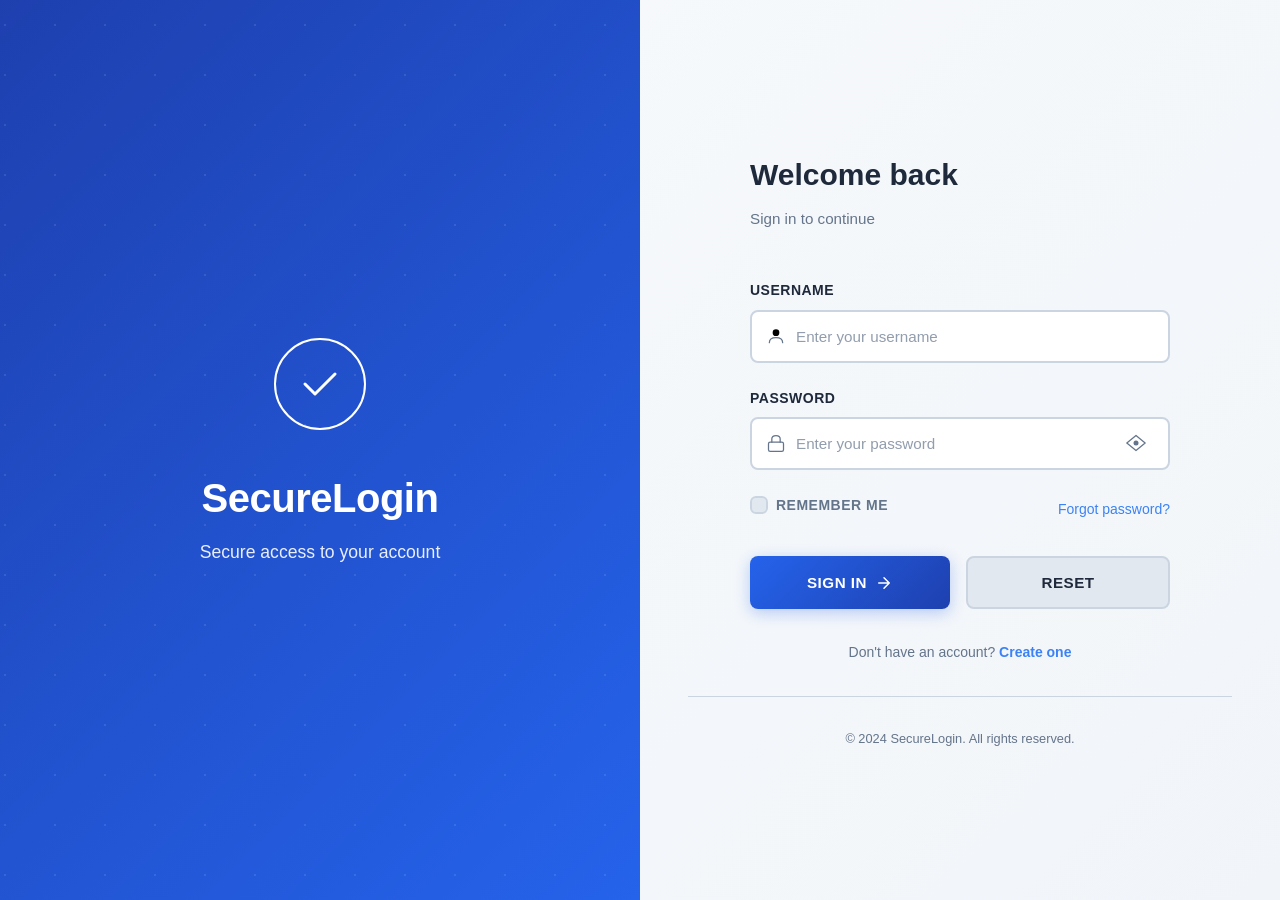
<file: login.html>
<!DOCTYPE html>
<html lang="en">
<head>
    <meta charset="UTF-8">
    <meta name="viewport" content="width=device-width, initial-scale=1.0">
    <title>SecureLogin - Authentication Portal</title>
    <link rel="stylesheet" href="styles.css">
</head>
<body>
    <div class="login-container">
        <!-- Left Section: Branding -->
        <div class="login-brand">
            <div class="brand-content">
                <svg class="brand-icon" viewBox="0 0 100 100" xmlns="http://www.w3.org/2000/svg">
                    <circle cx="50" cy="50" r="45" fill="none" stroke="currentColor" stroke-width="2"/>
                    <path d="M 35 50 L 45 60 L 65 40" fill="none" stroke="currentColor" stroke-width="3" stroke-linecap="round" stroke-linejoin="round"/>
                </svg>
                <h1>SecureLogin</h1>
                <p>Secure access to your account</p>
            </div>
        </div>

        <!-- Right Section: Login Form -->
        <div class="login-form-wrapper">
            <form id="loginForm" class="login-form" method="POST" action="process_login.php">
                <div class="form-header">
                    <h2>Welcome back</h2>
                    <p>Sign in to continue</p>
                </div>

                <!-- Messages Container -->
                <div id="messageContainer"></div>

                <!-- Username Field -->
                <div class="form-group">
                    <label for="username">Username</label>
                    <div class="input-wrapper">
                        <svg class="input-icon" viewBox="0 0 24 24" xmlns="http://www.w3.org/2000/svg">
                            <circle cx="12" cy="8" r="4"/>
                            <path d="M 4 20 Q 4 14 12 14 Q 20 14 20 20" fill="none" stroke="currentColor" stroke-width="1.5" stroke-linecap="round"/>
                        </svg>
                        <input 
                            type="text" 
                            id="username" 
                            name="username" 
                            placeholder="Enter your username"
                            aria-label="Username"
                            required
                            autocomplete="username"
                        >
                    </div>
                    <span class="error-message" id="usernameError"></span>
                </div>

                <!-- Password Field -->
                <div class="form-group">
                    <label for="password">Password</label>
                    <div class="input-wrapper">
                        <svg class="input-icon" viewBox="0 0 24 24" xmlns="http://www.w3.org/2000/svg">
                            <rect x="3" y="11" width="18" height="11" rx="2" fill="none" stroke="currentColor" stroke-width="1.5"/>
                            <path d="M 7 11 V 7 Q 7 3 12 3 Q 17 3 17 7 V 11" fill="none" stroke="currentColor" stroke-width="1.5" stroke-linecap="round"/>
                        </svg>
                        <input 
                            type="password" 
                            id="password" 
                            name="password" 
                            placeholder="Enter your password"
                            aria-label="Password"
                            required
                            autocomplete="current-password"
                        >
                        <button type="button" class="toggle-password" id="togglePassword" aria-label="Show password">
                            <svg class="eye-icon" viewBox="0 0 24 24" xmlns="http://www.w3.org/2000/svg">
                                <path d="M 1 12 Q 1 12 12 3 Q 23 12 23 12 Q 23 12 12 21 Q 1 12 1 12" fill="none" stroke="currentColor" stroke-width="1.5" stroke-linecap="round" stroke-linejoin="round"/>
                                <circle cx="12" cy="12" r="3" fill="currentColor"/>
                            </svg>
                        </button>
                    </div>
                    <span class="error-message" id="passwordError"></span>
                </div>

                <!-- Remember Me & Forgot Password -->
                <div class="form-options">
                    <label class="checkbox-label">
                        <input type="checkbox" id="rememberMe" name="rememberMe">
                        <span>Remember me</span>
                    </label>
                    <a href="#" class="forgot-password">Forgot password?</a>
                </div>

                <!-- Submit & Reset Buttons -->
                <div class="form-buttons">
                    <button type="submit" class="btn btn-primary" id="submitBtn">
                        <span class="btn-text">Sign In</span>
                        <svg class="btn-icon" viewBox="0 0 24 24" xmlns="http://www.w3.org/2000/svg">
                            <path d="M 5 12 L 19 12 M 12 5 L 19 12 L 12 19" fill="none" stroke="currentColor" stroke-width="2" stroke-linecap="round" stroke-linejoin="round"/>
                        </svg>
                    </button>
                    <button type="reset" class="btn btn-secondary" id="resetBtn">
                        <span>Reset</span>
                    </button>
                </div>

                <!-- Sign Up Link -->
                <div class="signup-link">
                    <p>Don't have an account? <a href="register.html">Create one</a></p>
                </div>
            </form>

            <!-- Footer -->
            <div class="login-footer">
                <p>&copy; 2024 SecureLogin. All rights reserved.</p>
            </div>
        </div>
    </div>

    <!-- Loading Spinner -->
    <div id="loadingSpinner" class="loading-spinner">
        <div class="spinner"></div>
    </div>

    <script src="script.js"></script>
</body>
</html>
</file>
<file: styles.css>
/* ===================================
   VARIABLES & ROOT STYLES
   =================================== */
:root {
    /* Color Palette */
    --primary: #2563eb;
    --primary-dark: #1e40af;
    --primary-light: #3b82f6;
    --secondary: #64748b;
    --success: #10b981;
    --danger: #ef4444;
    --warning: #f59e0b;
    --background: #0f172a;
    --surface: #1e293b;
    --surface-light: #334155;
    --text-primary: #f1f5f9;
    --text-secondary: #cbd5e1;
    --border: #475569;
    --shadow: rgba(0, 0, 0, 0.3);
    
    /* Typography */
    --font-sans: -apple-system, BlinkMacSystemFont, 'Segoe UI', Roboto, 'Helvetica Neue', Arial, sans-serif;
    --font-mono: 'Courier New', monospace;
    
    /* Spacing Scale */
    --spacing-xs: 0.25rem;
    --spacing-sm: 0.5rem;
    --spacing-md: 1rem;
    --spacing-lg: 1.5rem;
    --spacing-xl: 2rem;
    --spacing-2xl: 3rem;
    
    /* Transitions */
    --transition-fast: 150ms ease-in-out;
    --transition-base: 250ms ease-in-out;
    --transition-slow: 350ms ease-in-out;
}

/* ===================================
   GLOBAL STYLES
   =================================== */
* {
    margin: 0;
    padding: 0;
    box-sizing: border-box;
}

html, body {
    width: 100%;
    height: 100%;
}

body {
    font-family: var(--font-sans);
    background: var(--background);
    color: var(--text-primary);
    line-height: 1.6;
    overflow-x: hidden;
}

/* ===================================
   LOGIN CONTAINER
   =================================== */
.login-container {
    display: grid;
    grid-template-columns: 1fr 1fr;
    min-height: 100vh;
    background: linear-gradient(135deg, var(--background) 0%, var(--surface) 100%);
}

/* ===================================
   BRAND SECTION
   =================================== */
.login-brand {
    display: flex;
    align-items: center;
    justify-content: center;
    padding: var(--spacing-2xl);
    background: linear-gradient(135deg, var(--primary-dark) 0%, var(--primary) 100%);
    position: relative;
    overflow: hidden;
}

.login-brand::before {
    content: '';
    position: absolute;
    top: -50%;
    right: -50%;
    width: 200%;
    height: 200%;
    background: radial-gradient(circle, rgba(255, 255, 255, 0.1) 1px, transparent 1px);
    background-size: 50px 50px;
    animation: floatBackground 20s linear infinite;
}

@keyframes floatBackground {
    0% {
        transform: translate(0, 0);
    }
    100% {
        transform: translate(50px, 50px);
    }
}

.brand-content {
    position: relative;
    z-index: 2;
    text-align: center;
}

.brand-icon {
    width: 100px;
    height: 100px;
    margin-bottom: var(--spacing-lg);
    color: white;
    animation: scaleIn 0.6s ease-out;
}

@keyframes scaleIn {
    from {
        opacity: 0;
        transform: scale(0.8);
    }
    to {
        opacity: 1;
        transform: scale(1);
    }
}

.brand-content h1 {
    font-size: 2.5rem;
    font-weight: 700;
    margin-bottom: var(--spacing-sm);
    color: white;
    letter-spacing: -0.5px;
}

.brand-content p {
    font-size: 1.1rem;
    color: rgba(255, 255, 255, 0.9);
    font-weight: 400;
}

/* ===================================
   FORM WRAPPER
   =================================== */
.login-form-wrapper {
    display: flex;
    flex-direction: column;
    justify-content: center;
    padding: var(--spacing-2xl);
}

.login-form {
    max-width: 420px;
    margin: 0 auto;
    width: 100%;
}

.form-header {
    margin-bottom: var(--spacing-2xl);
    animation: slideDown 0.6s ease-out;
}

@keyframes slideDown {
    from {
        opacity: 0;
        transform: translateY(-20px);
    }
    to {
        opacity: 1;
        transform: translateY(0);
    }
}

.form-header h2 {
    font-size: 1.875rem;
    font-weight: 700;
    margin-bottom: var(--spacing-sm);
    color: var(--text-primary);
}

.form-header p {
    color: var(--text-secondary);
    font-size: 0.95rem;
}

/* ===================================
   MESSAGE CONTAINER
   =================================== */
#messageContainer {
    margin-bottom: var(--spacing-lg);
    min-height: 0;
}

.message {
    padding: var(--spacing-md) var(--spacing-lg);
    border-radius: 0.5rem;
    margin-bottom: var(--spacing-md);
    animation: slideIn 0.3s ease-out;
    border-left: 4px solid;
    display: flex;
    align-items: center;
    gap: var(--spacing-md);
}

@keyframes slideIn {
    from {
        opacity: 0;
        transform: translateX(-20px);
    }
    to {
        opacity: 1;
        transform: translateX(0);
    }
}

.message.success {
    background: rgba(16, 185, 129, 0.15);
    border-color: var(--success);
    color: #6ee7b7;
}

.message.error {
    background: rgba(239, 68, 68, 0.15);
    border-color: var(--danger);
    color: #fca5a5;
}

.message.info {
    background: rgba(37, 99, 235, 0.15);
    border-color: var(--primary);
    color: #93c5fd;
}

.message svg {
    width: 20px;
    height: 20px;
    flex-shrink: 0;
}

/* ===================================
   FORM GROUP
   =================================== */
.form-group {
    margin-bottom: var(--spacing-lg);
    animation: slideDown 0.6s ease-out;
}

.form-group:nth-child(3) {
    animation-delay: 0.1s;
}

.form-group:nth-child(4) {
    animation-delay: 0.2s;
}

label {
    display: block;
    font-size: 0.875rem;
    font-weight: 600;
    margin-bottom: var(--spacing-sm);
    color: var(--text-primary);
    text-transform: uppercase;
    letter-spacing: 0.5px;
}

.input-wrapper {
    position: relative;
    display: flex;
    align-items: center;
}

.input-icon {
    position: absolute;
    left: var(--spacing-md);
    width: 20px;
    height: 20px;
    color: var(--text-secondary);
    pointer-events: none;
    transition: color var(--transition-fast);
    flex-shrink: 0;
}

input[type="text"],
input[type="password"] {
    width: 100%;
    padding: var(--spacing-md) var(--spacing-md) var(--spacing-md) calc(var(--spacing-md) + 28px);
    background: var(--surface);
    border: 2px solid var(--border);
    border-radius: 0.5rem;
    color: var(--text-primary);
    font-size: 0.95rem;
    font-family: var(--font-sans);
    transition: all var(--transition-fast);
}

input[type="text"]:focus,
input[type="password"]:focus {
    outline: none;
    border-color: var(--primary);
    background: rgba(37, 99, 235, 0.05);
    box-shadow: 0 0 0 3px rgba(37, 99, 235, 0.1);
}

input[type="text"]::placeholder,
input[type="password"]::placeholder {
    color: var(--text-secondary);
    opacity: 0.7;
}

input[type="text"]:invalid:not(:placeholder-shown),
input[type="password"]:invalid:not(:placeholder-shown) {
    border-color: var(--danger);
}

input[type="text"]:invalid:not(:placeholder-shown) ~ .input-icon,
input[type="password"]:invalid:not(:placeholder-shown) ~ .input-icon {
    color: var(--danger);
}

input[type="text"]:valid:not(:placeholder-shown),
input[type="password"]:valid:not(:placeholder-shown) {
    border-color: var(--success);
}

input[type="text"]:valid:not(:placeholder-shown) ~ .input-icon,
input[type="password"]:valid:not(:placeholder-shown) ~ .input-icon {
    color: var(--success);
}

.toggle-password {
    position: absolute;
    right: var(--spacing-md);
    background: none;
    border: none;
    cursor: pointer;
    padding: var(--spacing-sm);
    color: var(--text-secondary);
    transition: color var(--transition-fast);
    display: flex;
    align-items: center;
    justify-content: center;
    flex-shrink: 0;
}

.toggle-password:hover {
    color: var(--primary-light);
}

.eye-icon {
    width: 20px;
    height: 20px;
}

/* ===================================
   ERROR MESSAGE
   =================================== */
.error-message {
    display: block;
    color: var(--danger);
    font-size: 0.8rem;
    margin-top: var(--spacing-xs);
    opacity: 0;
    transform: translateY(-5px);
    transition: all var(--transition-fast);
    max-height: 0;
}

.error-message.show {
    opacity: 1;
    transform: translateY(0);
    max-height: 100px;
}

/* ===================================
   FORM OPTIONS
   =================================== */
.form-options {
    display: flex;
    justify-content: space-between;
    align-items: center;
    margin-bottom: var(--spacing-xl);
    font-size: 0.875rem;
}

.checkbox-label {
    display: flex;
    align-items: center;
    cursor: pointer;
    gap: var(--spacing-sm);
    color: var(--text-secondary);
    transition: color var(--transition-fast);
}

.checkbox-label:hover {
    color: var(--text-primary);
}

.checkbox-label input[type="checkbox"] {
    width: 18px;
    height: 18px;
    cursor: pointer;
    appearance: none;
    background: var(--surface-light);
    border: 2px solid var(--border);
    border-radius: 0.375rem;
    transition: all var(--transition-fast);
    position: relative;
}

.checkbox-label input[type="checkbox"]:checked {
    background: var(--primary);
    border-color: var(--primary);
}

.checkbox-label input[type="checkbox"]:checked::after {
    content: '✓';
    position: absolute;
    top: 50%;
    left: 50%;
    transform: translate(-50%, -50%);
    color: white;
    font-size: 12px;
    font-weight: bold;
}

.forgot-password {
    color: var(--primary-light);
    text-decoration: none;
    transition: color var(--transition-fast);
    font-weight: 500;
}

.forgot-password:hover {
    color: var(--primary);
    text-decoration: underline;
}

/* ===================================
   BUTTONS
   =================================== */
.form-buttons {
    display: flex;
    gap: var(--spacing-md);
    margin-bottom: var(--spacing-xl);
}

.btn {
    flex: 1;
    padding: var(--spacing-md) var(--spacing-lg);
    border: none;
    border-radius: 0.5rem;
    font-size: 0.95rem;
    font-weight: 600;
    cursor: pointer;
    transition: all var(--transition-fast);
    display: flex;
    align-items: center;
    justify-content: center;
    gap: var(--spacing-sm);
    text-transform: uppercase;
    letter-spacing: 0.5px;
    position: relative;
    overflow: hidden;
}

.btn::before {
    content: '';
    position: absolute;
    top: 50%;
    left: 50%;
    width: 0;
    height: 0;
    border-radius: 50%;
    background: rgba(255, 255, 255, 0.3);
    transform: translate(-50%, -50%);
    transition: width var(--transition-fast), height var(--transition-fast);
}

.btn:active::before {
    width: 300px;
    height: 300px;
}

.btn-primary {
    background: linear-gradient(135deg, var(--primary) 0%, var(--primary-dark) 100%);
    color: white;
    box-shadow: 0 4px 15px rgba(37, 99, 235, 0.3);
}

.btn-primary:hover {
    transform: translateY(-2px);
    box-shadow: 0 6px 20px rgba(37, 99, 235, 0.4);
}

.btn-primary:active {
    transform: translateY(0);
}

.btn-primary:disabled {
    opacity: 0.6;
    cursor: not-allowed;
    transform: none;
}

.btn-secondary {
    background: var(--surface-light);
    color: var(--text-primary);
    border: 2px solid var(--border);
}

.btn-secondary:hover {
    background: var(--border);
    border-color: var(--primary);
    color: var(--primary);
}

.btn-secondary:active {
    background: var(--surface-light);
}

.btn-icon {
    width: 18px;
    height: 18px;
    transition: transform var(--transition-fast);
}

.btn-primary:hover .btn-icon {
    transform: translateX(3px);
}

/* ===================================
   SIGNUP LINK
   =================================== */
.signup-link {
    text-align: center;
    color: var(--text-secondary);
    font-size: 0.875rem;
}

.signup-link a {
    color: var(--primary-light);
    text-decoration: none;
    font-weight: 600;
    transition: color var(--transition-fast);
}

.signup-link a:hover {
    color: var(--primary);
    text-decoration: underline;
}

/* ===================================
   FOOTER
   =================================== */
.login-footer {
    text-align: center;
    color: var(--text-secondary);
    font-size: 0.8rem;
    margin-top: var(--spacing-xl);
    padding-top: var(--spacing-xl);
    border-top: 1px solid var(--border);
}

/* ===================================
   LOADING SPINNER
   =================================== */
.loading-spinner {
    position: fixed;
    top: 0;
    left: 0;
    width: 100%;
    height: 100%;
    background: rgba(0, 0, 0, 0.5);
    display: none;
    align-items: center;
    justify-content: center;
    z-index: 9999;
    backdrop-filter: blur(4px);
}

.loading-spinner.show {
    display: flex;
}

.spinner {
    width: 50px;
    height: 50px;
    border: 4px solid rgba(37, 99, 235, 0.2);
    border-top-color: var(--primary);
    border-radius: 50%;
    animation: spin 0.8s linear infinite;
}

@keyframes spin {
    to {
        transform: rotate(360deg);
    }
}

/* ===================================
   RESPONSIVE DESIGN
   =================================== */
@media (max-width: 1024px) {
    .login-container {
        grid-template-columns: 1fr;
    }

    .login-brand {
        display: none;
    }

    .login-form-wrapper {
        padding: var(--spacing-xl);
    }
}

@media (max-width: 600px) {
    :root {
        --spacing-2xl: 1.5rem;
        --spacing-xl: 1rem;
    }

    .login-form-wrapper {
        padding: var(--spacing-lg);
        justify-content: flex-start;
        padding-top: var(--spacing-2xl);
    }

    .form-header h2 {
        font-size: 1.5rem;
    }

    .form-options {
        flex-direction: column;
        align-items: flex-start;
        gap: var(--spacing-md);
    }

    .forgot-password {
        align-self: flex-end;
        margin-top: var(--spacing-sm);
    }

    .form-buttons {
        flex-direction: column;
    }

    .btn {
        width: 100%;
    }

    .login-footer {
        display: none;
    }
}

@media (max-width: 400px) {
    .form-header h2 {
        font-size: 1.25rem;
    }

    .login-form {
        max-width: 100%;
    }

    input[type="text"],
    input[type="password"] {
        padding: var(--spacing-sm) var(--spacing-sm) var(--spacing-sm) calc(var(--spacing-sm) + 24px);
        font-size: 16px;
    }

    .input-icon {
        left: var(--spacing-sm);
        width: 18px;
        height: 18px;
    }

    .toggle-password {
        right: var(--spacing-sm);
        padding: var(--spacing-xs);
    }

    .eye-icon {
        width: 18px;
        height: 18px;
    }
}

/* ===================================
   ACCESSIBILITY
   =================================== */
@media (prefers-reduced-motion: reduce) {
    * {
        animation-duration: 0.01ms !important;
        animation-iteration-count: 1 !important;
        transition-duration: 0.01ms !important;
    }
}

@media (prefers-color-scheme: light) {
    :root {
        --background: #f8fafc;
        --surface: #f1f5f9;
        --surface-light: #e2e8f0;
        --text-primary: #1e293b;
        --text-secondary: #64748b;
        --border: #cbd5e1;
    }

    .login-brand {
        display: flex;
    }

    input[type="text"],
    input[type="password"] {
        background: white;
        border-color: #cbd5e1;
    }

    input[type="text"]:focus,
    input[type="password"]:focus {
        background: rgba(37, 99, 235, 0.02);
    }

    .btn-secondary {
        background: #e2e8f0;
    }

    .btn-secondary:hover {
        background: #cbd5e1;
    }
}

/* ===================================
   FOCUS VISIBLE (Keyboard Navigation)
   =================================== */
*:focus-visible {
    outline: 2px solid var(--primary);
    outline-offset: 2px;
}

button:focus-visible {
    outline-offset: -2px;
}
</file>
